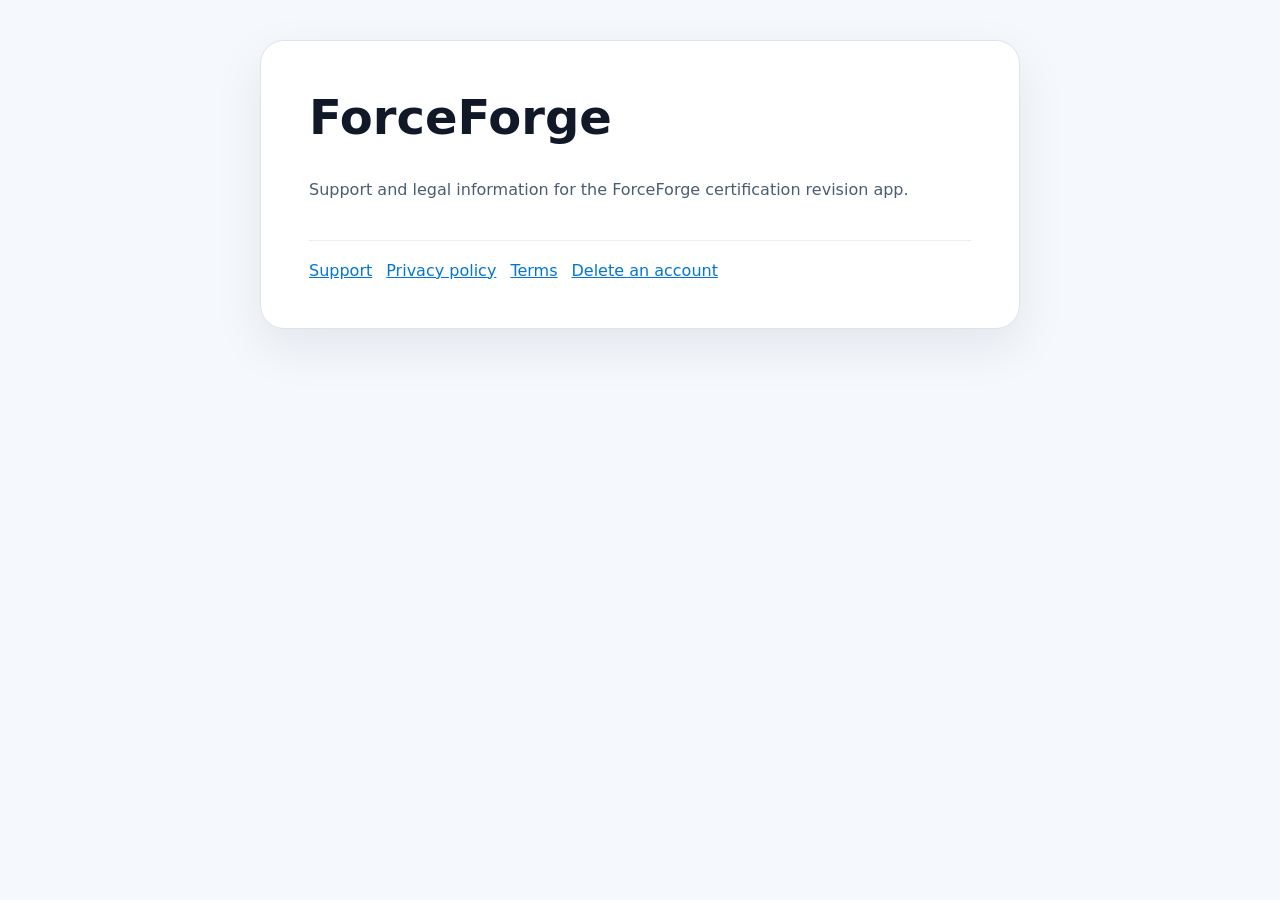
<file: index.html>
<!doctype html>
<html lang="en-GB">
  <head>
    <meta charset="UTF-8" />
    <meta name="viewport" content="width=device-width, initial-scale=1.0" />
    <title>ForceForge Support &amp; Legal</title>
    <link rel="stylesheet" href="./legal.css" />
  </head>
  <body>
    <main>
      <h1>ForceForge</h1>
      <p>Support and legal information for the ForceForge certification revision app.</p>
      <nav>
        <a href="./support.html">Support</a>
        <a href="./privacy.html">Privacy policy</a>
        <a href="./terms.html">Terms</a>
        <a href="./delete-account.html">Delete an account</a>
      </nav>
    </main>
  </body>
</html>
</file>
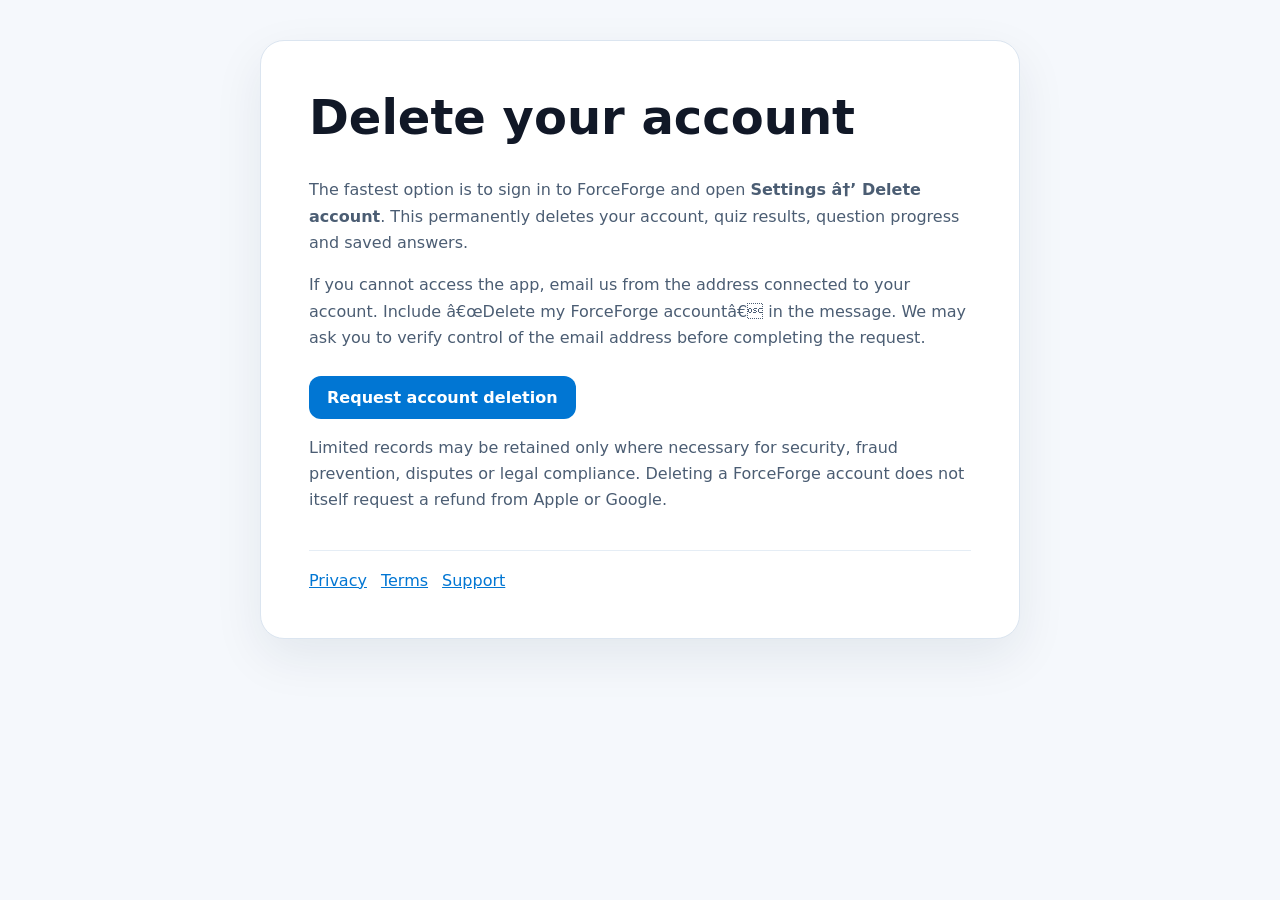
<file: delete-account.html>
<!doctype html>
<html lang="en-GB">
  <head>
    <meta charset="UTF-8" />
    <meta name="viewport" content="width=device-width, initial-scale=1.0" />
    <title>Delete a ForceForge Account</title>
    <link rel="stylesheet" href="./legal.css" />
  </head>
  <body>
    <main>
      <h1>Delete your account</h1>
      <p>The fastest option is to sign in to ForceForge and open <strong>Settings â†’ Delete account</strong>. This permanently deletes your account, quiz results, question progress and saved answers.</p>
      <p>If you cannot access the app, email us from the address connected to your account. Include â€œDelete my ForceForge accountâ€ in the message. We may ask you to verify control of the email address before completing the request.</p>
      <div class="actions">
        <a class="button" href="mailto:shunraw@gmail.com?subject=Delete%20my%20ForceForge%20account&body=Please%20delete%20the%20ForceForge%20account%20associated%20with%20this%20email%20address.">Request account deletion</a>
      </div>
      <p>Limited records may be retained only where necessary for security, fraud prevention, disputes or legal compliance. Deleting a ForceForge account does not itself request a refund from Apple or Google.</p>
      <nav><a href="./privacy.html">Privacy</a><a href="./terms.html">Terms</a><a href="./support.html">Support</a></nav>
    </main>
  </body>
</html>
</file>
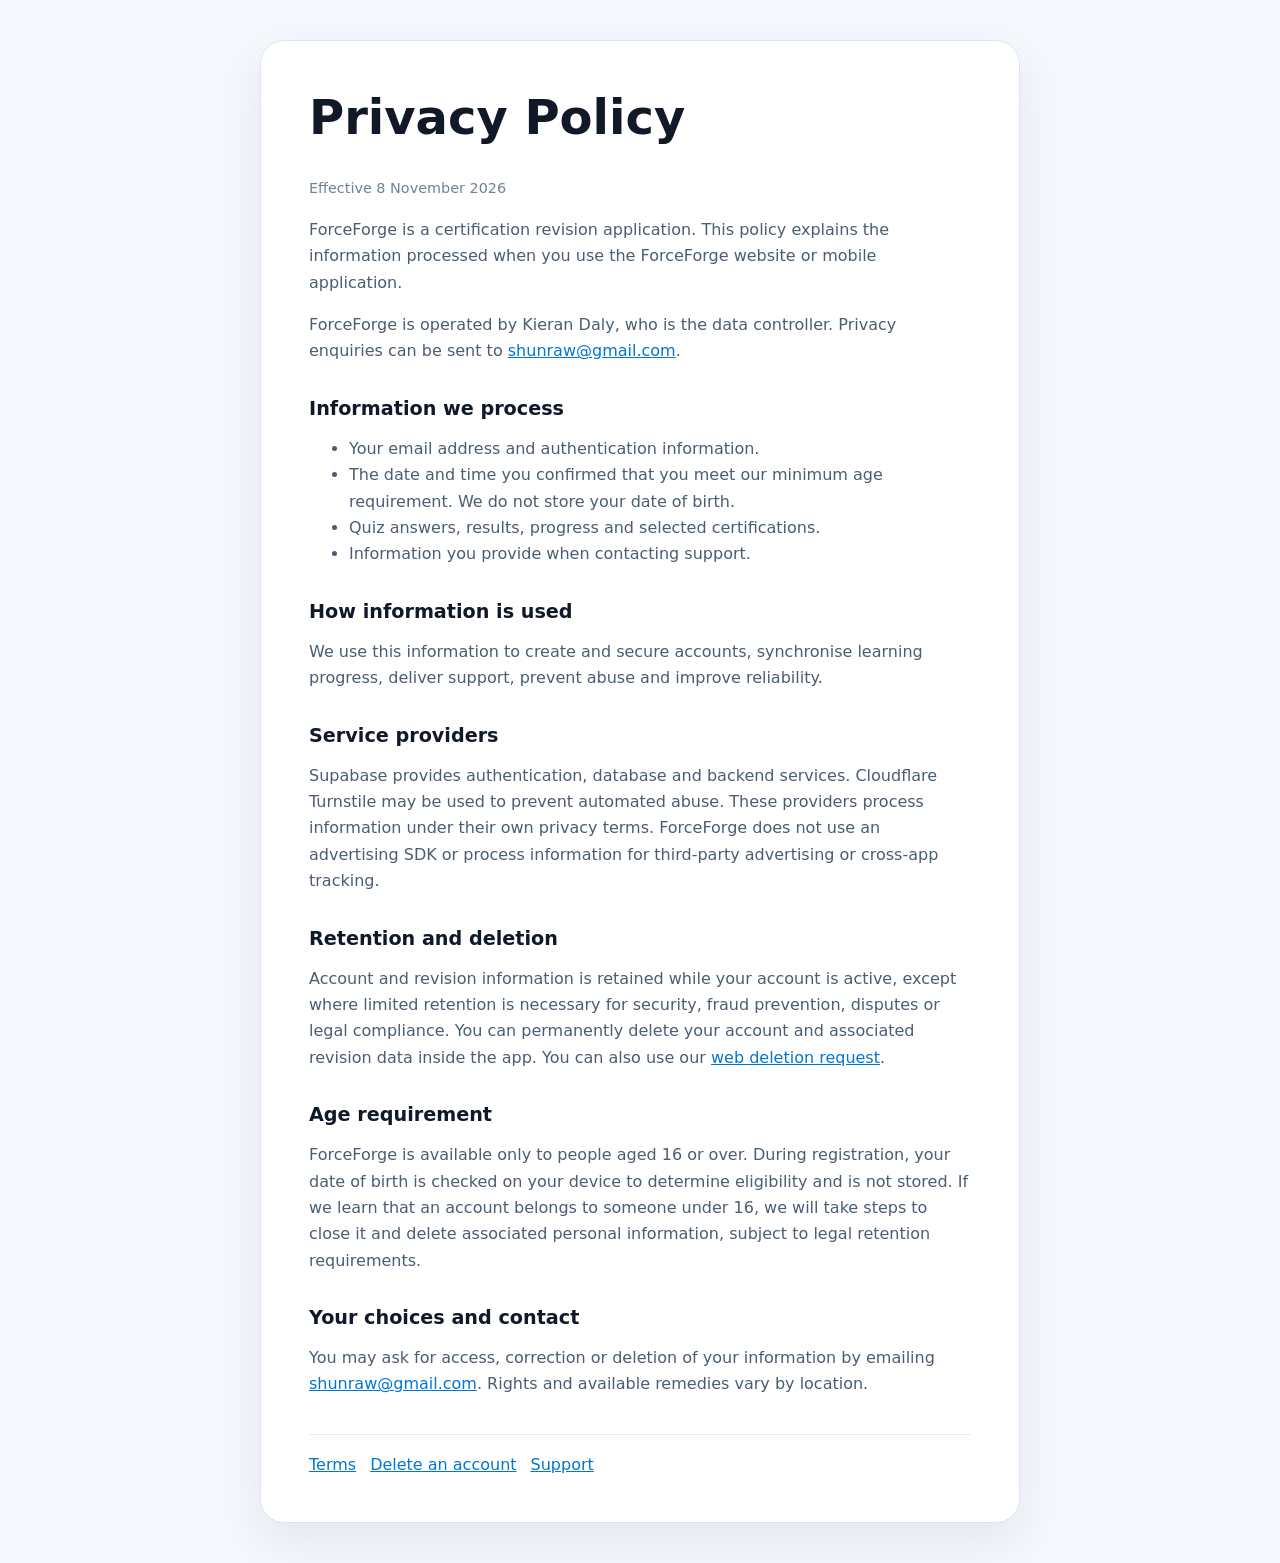
<file: privacy.html>
<!doctype html>
<html lang="en-GB">
  <head>
    <meta charset="UTF-8" />
    <meta name="viewport" content="width=device-width, initial-scale=1.0" />
    <title>ForceForge Privacy Policy</title>
    <link rel="stylesheet" href="./legal.css" />
  </head>
  <body>
    <main>
      <h1>Privacy Policy</h1>
      <p class="meta">Effective 8 November 2026</p>
      <p>ForceForge is a certification revision application. This policy explains the information processed when you use the ForceForge website or mobile application.</p>
      <p>ForceForge is operated by Kieran Daly, who is the data controller. Privacy enquiries can be sent to <a href="mailto:shunraw@gmail.com">shunraw@gmail.com</a>.</p>

      <h2>Information we process</h2>
      <ul>
        <li>Your email address and authentication information.</li>
        <li>The date and time you confirmed that you meet our minimum age requirement. We do not store your date of birth.</li>
        <li>Quiz answers, results, progress and selected certifications.</li>
        <li>Information you provide when contacting support.</li>
      </ul>

      <h2>How information is used</h2>
      <p>We use this information to create and secure accounts, synchronise learning progress, deliver support, prevent abuse and improve reliability.</p>

      <h2>Service providers</h2>
      <p>Supabase provides authentication, database and backend services. Cloudflare Turnstile may be used to prevent automated abuse. These providers process information under their own privacy terms. ForceForge does not use an advertising SDK or process information for third-party advertising or cross-app tracking.</p>

      <h2>Retention and deletion</h2>
      <p>Account and revision information is retained while your account is active, except where limited retention is necessary for security, fraud prevention, disputes or legal compliance. You can permanently delete your account and associated revision data inside the app. You can also use our <a href="./delete-account.html">web deletion request</a>.</p>

      <h2>Age requirement</h2>
      <p>ForceForge is available only to people aged 16 or over. During registration, your date of birth is checked on your device to determine eligibility and is not stored. If we learn that an account belongs to someone under 16, we will take steps to close it and delete associated personal information, subject to legal retention requirements.</p>

      <h2>Your choices and contact</h2>
      <p>You may ask for access, correction or deletion of your information by emailing <a href="mailto:shunraw@gmail.com">shunraw@gmail.com</a>. Rights and available remedies vary by location.</p>

      <nav><a href="./terms.html">Terms</a><a href="./delete-account.html">Delete an account</a><a href="./support.html">Support</a></nav>
    </main>
  </body>
</html>
</file>
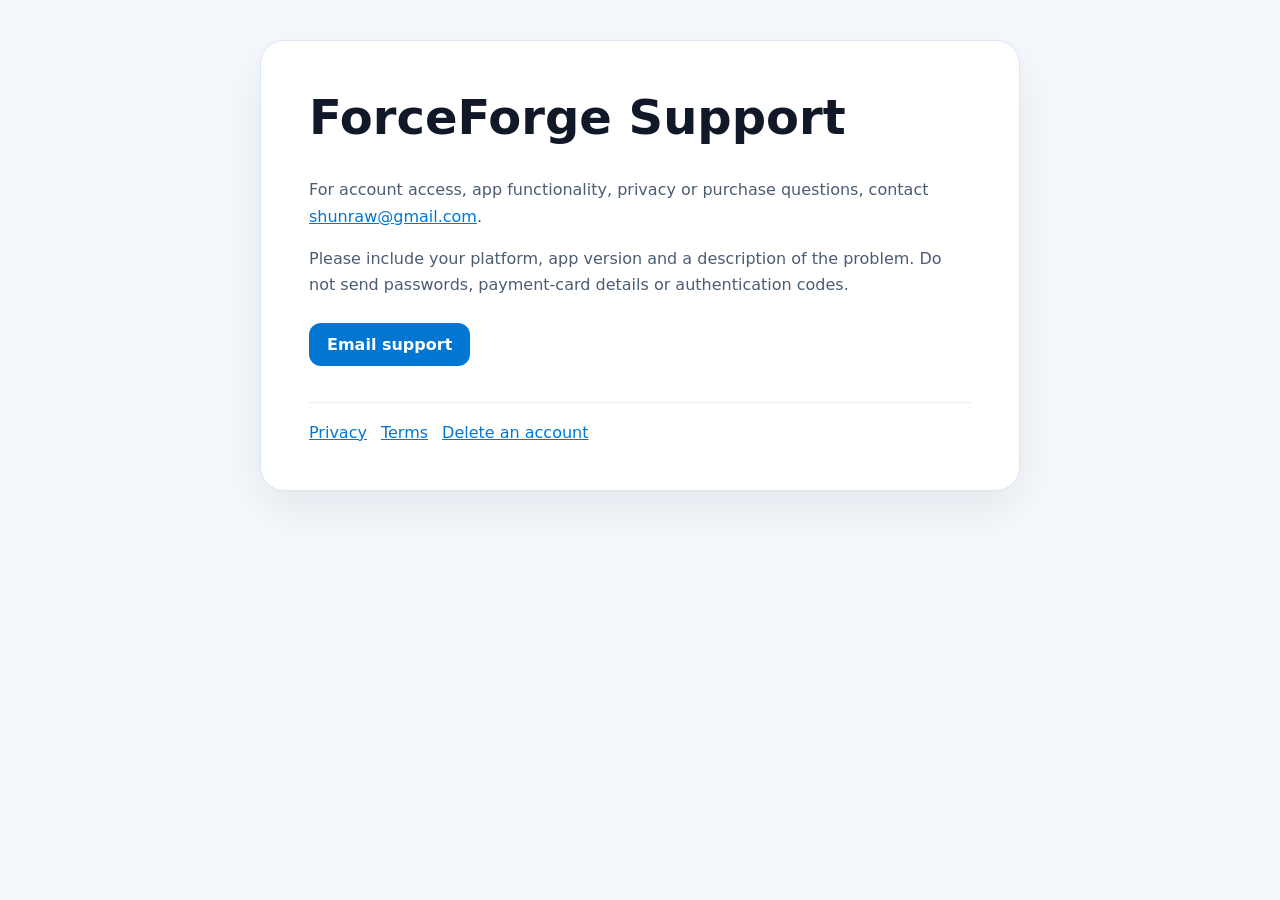
<file: support.html>
<!doctype html>
<html lang="en-GB">
  <head>
    <meta charset="UTF-8" />
    <meta name="viewport" content="width=device-width, initial-scale=1.0" />
    <title>ForceForge Support</title>
    <link rel="stylesheet" href="./legal.css" />
  </head>
  <body>
    <main>
      <h1>ForceForge Support</h1>
      <p>For account access, app functionality, privacy or purchase questions, contact <a href="mailto:shunraw@gmail.com">shunraw@gmail.com</a>.</p>
      <p>Please include your platform, app version and a description of the problem. Do not send passwords, payment-card details or authentication codes.</p>
      <div class="actions"><a class="button" href="mailto:shunraw@gmail.com?subject=ForceForge%20support%20request">Email support</a></div>
      <nav><a href="./privacy.html">Privacy</a><a href="./terms.html">Terms</a><a href="./delete-account.html">Delete an account</a></nav>
    </main>
  </body>
</html>
</file>
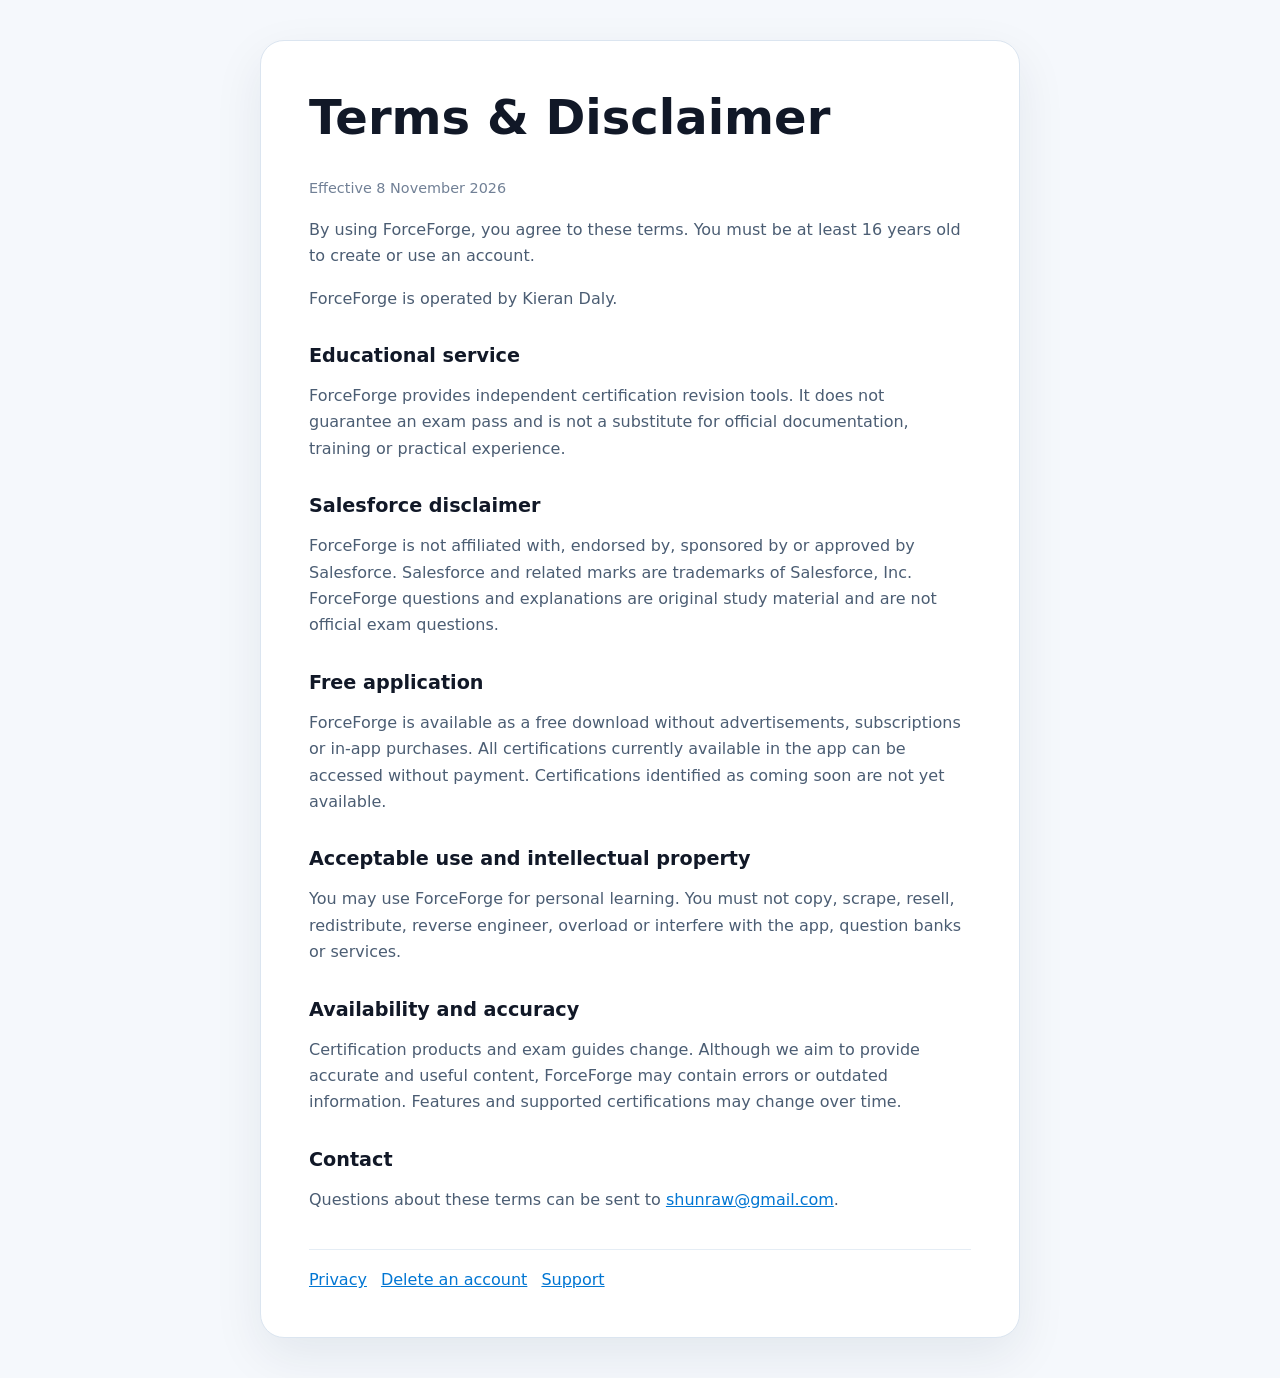
<file: terms.html>
<!doctype html>
<html lang="en-GB">
  <head>
    <meta charset="UTF-8" />
    <meta name="viewport" content="width=device-width, initial-scale=1.0" />
    <title>ForceForge Terms</title>
    <link rel="stylesheet" href="./legal.css" />
  </head>
  <body>
    <main>
      <h1>Terms &amp; Disclaimer</h1>
      <p class="meta">Effective 8 November 2026</p>
      <p>By using ForceForge, you agree to these terms. You must be at least 16 years old to create or use an account.</p>
      <p>ForceForge is operated by Kieran Daly.</p>

      <h2>Educational service</h2>
      <p>ForceForge provides independent certification revision tools. It does not guarantee an exam pass and is not a substitute for official documentation, training or practical experience.</p>

      <h2>Salesforce disclaimer</h2>
      <p>ForceForge is not affiliated with, endorsed by, sponsored by or approved by Salesforce. Salesforce and related marks are trademarks of Salesforce, Inc. ForceForge questions and explanations are original study material and are not official exam questions.</p>

      <h2>Free application</h2>
      <p>ForceForge is available as a free download without advertisements, subscriptions or in-app purchases. All certifications currently available in the app can be accessed without payment. Certifications identified as coming soon are not yet available.</p>

      <h2>Acceptable use and intellectual property</h2>
      <p>You may use ForceForge for personal learning. You must not copy, scrape, resell, redistribute, reverse engineer, overload or interfere with the app, question banks or services.</p>

      <h2>Availability and accuracy</h2>
      <p>Certification products and exam guides change. Although we aim to provide accurate and useful content, ForceForge may contain errors or outdated information. Features and supported certifications may change over time.</p>

      <h2>Contact</h2>
      <p>Questions about these terms can be sent to <a href="mailto:shunraw@gmail.com">shunraw@gmail.com</a>.</p>

      <nav><a href="./privacy.html">Privacy</a><a href="./delete-account.html">Delete an account</a><a href="./support.html">Support</a></nav>
    </main>
  </body>
</html>
</file>
<file: legal.css>
:root {
  color: #172033;
  background: #f5f8fc;
  font-family: Inter, ui-sans-serif, system-ui, -apple-system, BlinkMacSystemFont, "Segoe UI", sans-serif;
}

* { box-sizing: border-box; }

body { margin: 0; }

main {
  width: min(760px, calc(100% - 32px));
  margin: 40px auto;
  padding: clamp(24px, 5vw, 48px);
  border: 1px solid #dbe5f0;
  border-radius: 24px;
  background: #fff;
  box-shadow: 0 18px 50px rgba(15, 35, 65, 0.08);
}

h1, h2 { color: #111827; }
h1 { margin-top: 0; font-size: clamp(2rem, 7vw, 3rem); }
h2 { margin-top: 2rem; font-size: 1.2rem; }
p, li { color: #4b5d73; line-height: 1.65; }
a { color: #0176d3; }
.meta { color: #718096; font-size: 0.9rem; }
.actions { display: flex; flex-wrap: wrap; gap: 12px; margin-top: 24px; }
.button {
  display: inline-block;
  padding: 12px 18px;
  border-radius: 12px;
  background: #0176d3;
  color: #fff;
  font-weight: 700;
  text-decoration: none;
}
nav { display: flex; flex-wrap: wrap; gap: 14px; margin-top: 36px; padding-top: 20px; border-top: 1px solid #e5edf5; }
</file>
